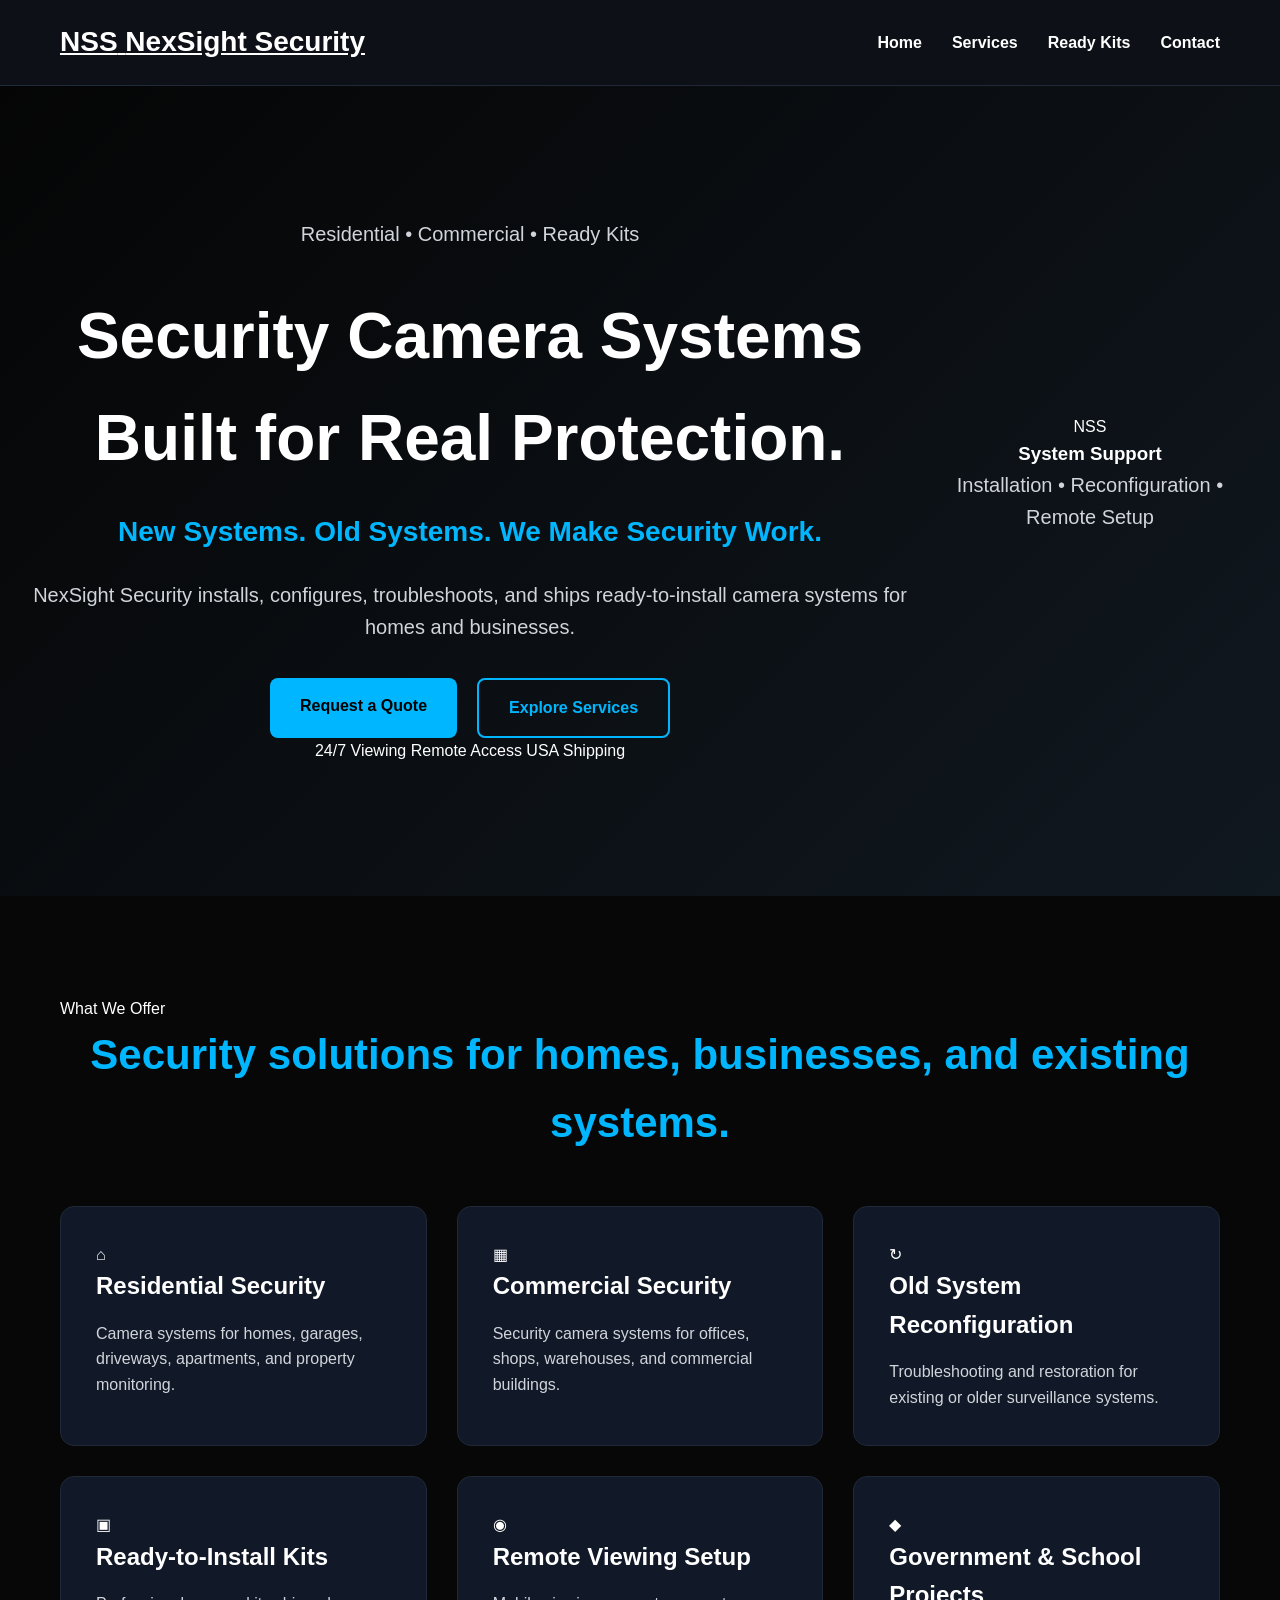
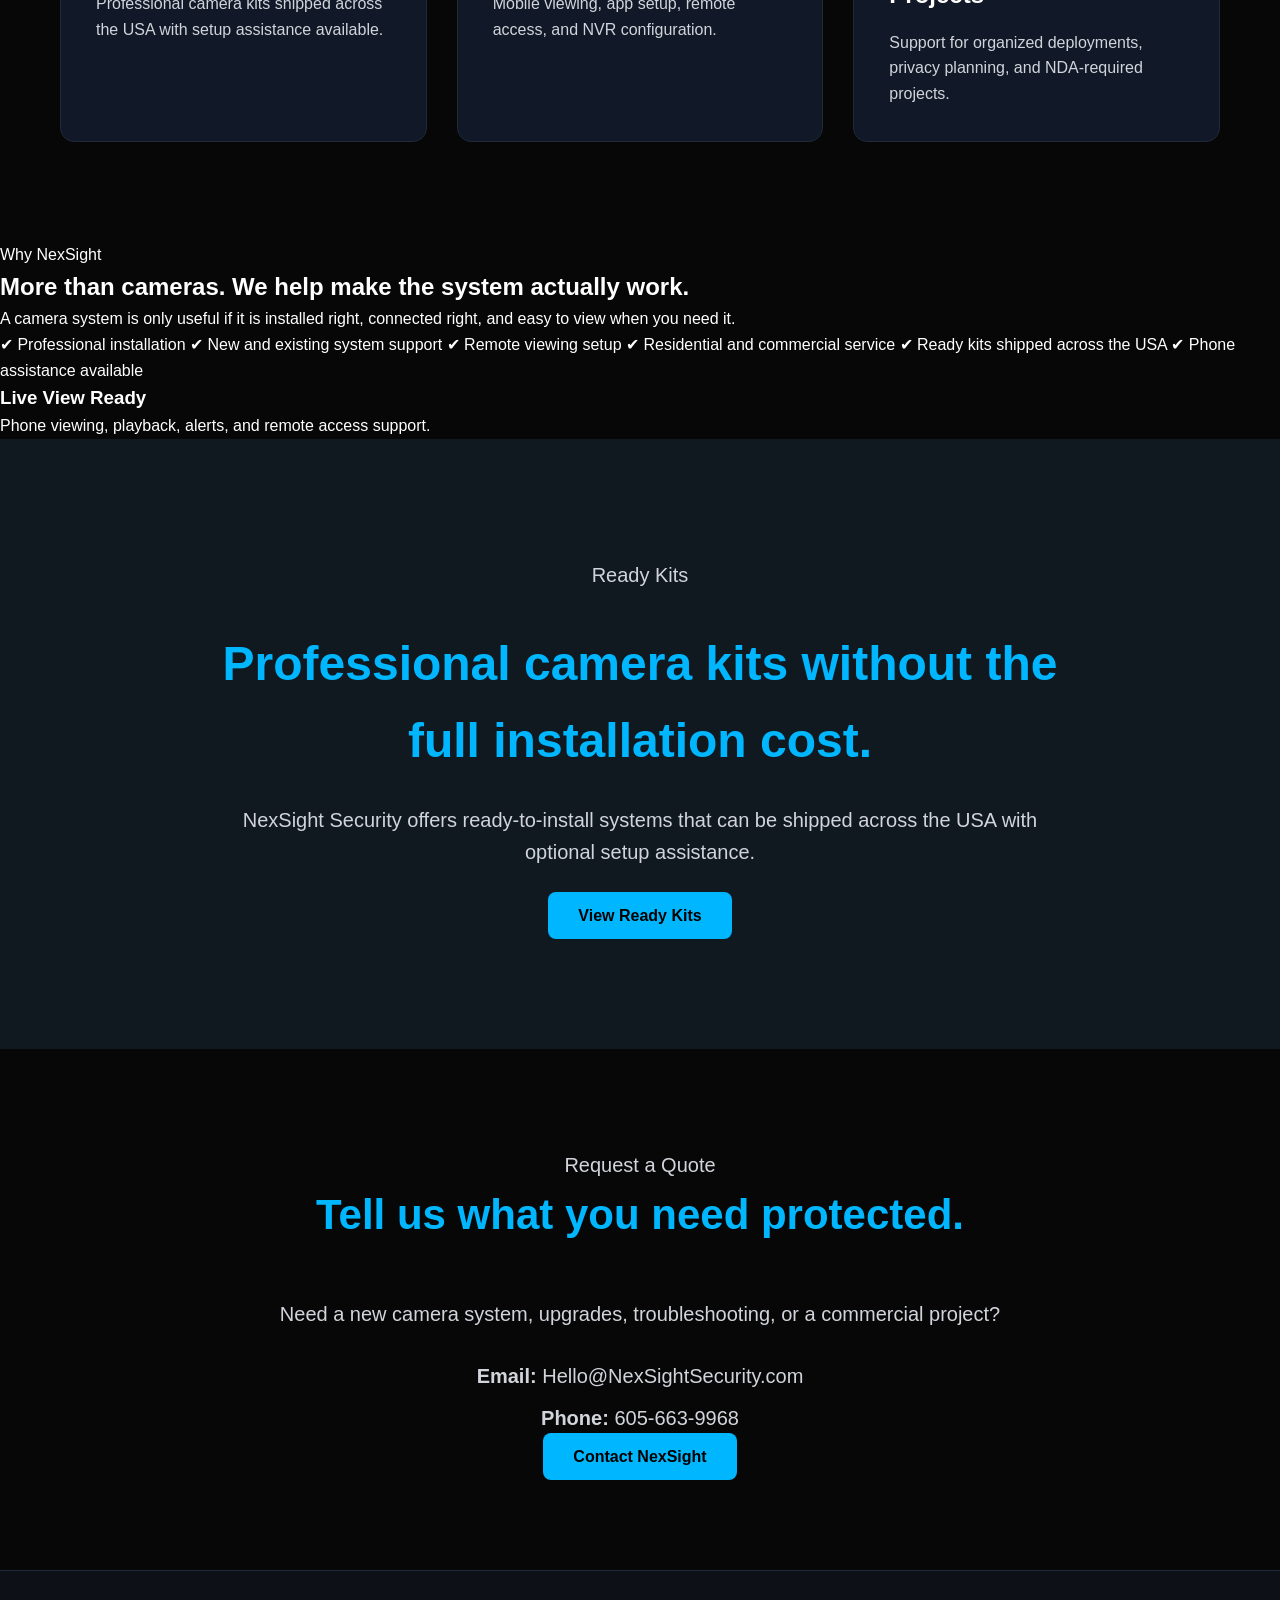
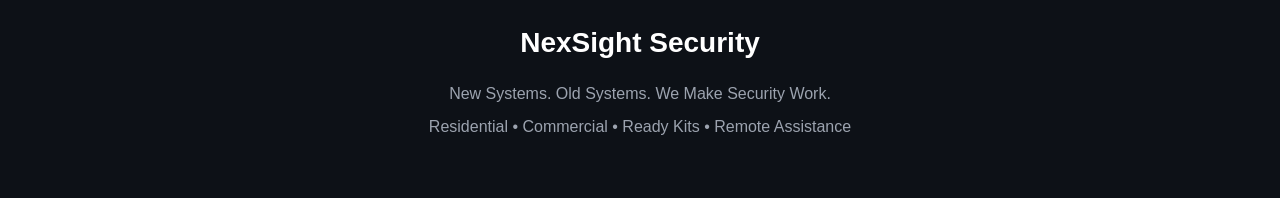
<file: index.html>
<!DOCTYPE html>
<html lang="en">
<head>
  <meta charset="UTF-8" />
  <meta name="viewport" content="width=device-width, initial-scale=1.0"/>

  <title>NexSight Security</title>

  <link rel="stylesheet" href="style.css">
</head>

<body>

  <header class="header">
    <a href="index.html" class="logo">
      <span class="logo-icon">NSS</span>
      <span>NexSight Security</span>
    </a>

    <nav class="nav">
      <a href="index.html">Home</a>
      <a href="services.html">Services</a>
      <a href="ready-kits.html">Ready Kits</a>
      <a href="contact.html">Contact</a>
    </nav>
  </header>

  <section class="hero">

    <div class="hero-overlay"></div>
    <div class="hero-glow"></div>

    <div class="hero-content">

      <p class="eyebrow">Residential • Commercial • Ready Kits</p>

      <h1>
        Security Camera Systems Built for Real Protection.
      </h1>

      <h2>
        New Systems. Old Systems. We Make Security Work.
      </h2>

      <p class="hero-text">
        NexSight Security installs, configures, troubleshoots, and ships
        ready-to-install camera systems for homes and businesses.
      </p>

      <div class="hero-buttons">
        <a href="contact.html" class="btn-primary">Request a Quote</a>
        <a href="services.html" class="btn-secondary">Explore Services</a>
      </div>

      <div class="hero-badges">
        <span>24/7 Viewing</span>
        <span>Remote Access</span>
        <span>USA Shipping</span>
      </div>

    </div>

    <div class="hero-panel">
      <div class="panel-shield">NSS</div>
      <h3>System Support</h3>
      <p>Installation • Reconfiguration • Remote Setup</p>
    </div>

  </section>

  <section class="services">

    <div class="section-title">
      <p>What We Offer</p>
      <h2>Security solutions for homes, businesses, and existing systems.</h2>
    </div>

    <div class="service-grid">

      <div class="card">
        <span class="card-icon">⌂</span>
        <h3>Residential Security</h3>
        <p>Camera systems for homes, garages, driveways, apartments, and property monitoring.</p>
      </div>

      <div class="card">
        <span class="card-icon">▦</span>
        <h3>Commercial Security</h3>
        <p>Security camera systems for offices, shops, warehouses, and commercial buildings.</p>
      </div>

      <div class="card">
        <span class="card-icon">↻</span>
        <h3>Old System Reconfiguration</h3>
        <p>Troubleshooting and restoration for existing or older surveillance systems.</p>
      </div>

      <div class="card">
        <span class="card-icon">▣</span>
        <h3>Ready-to-Install Kits</h3>
        <p>Professional camera kits shipped across the USA with setup assistance available.</p>
      </div>

      <div class="card">
        <span class="card-icon">◉</span>
        <h3>Remote Viewing Setup</h3>
        <p>Mobile viewing, app setup, remote access, and NVR configuration.</p>
      </div>

      <div class="card">
        <span class="card-icon">◆</span>
        <h3>Government & School Projects</h3>
        <p>Support for organized deployments, privacy planning, and NDA-required projects.</p>
      </div>

    </div>

  </section>

  <section class="split-section">

    <div class="split-text">
      <p class="eyebrow">Why NexSight</p>
      <h2>More than cameras. We help make the system actually work.</h2>

      <p>
        A camera system is only useful if it is installed right, connected right,
        and easy to view when you need it.
      </p>

      <div class="check-list">
        <span>✔ Professional installation</span>
        <span>✔ New and existing system support</span>
        <span>✔ Remote viewing setup</span>
        <span>✔ Residential and commercial service</span>
        <span>✔ Ready kits shipped across the USA</span>
        <span>✔ Phone assistance available</span>
      </div>
    </div>

    <div class="camera-card">
      <div class="camera-glass">
        <div class="lens"></div>
      </div>
      <h3>Live View Ready</h3>
      <p>Phone viewing, playback, alerts, and remote access support.</p>
    </div>

  </section>

  <section class="ready-kits">

    <div class="ready-content">
      <p class="eyebrow">Ready Kits</p>
      <h2>Professional camera kits without the full installation cost.</h2>

      <p>
        NexSight Security offers ready-to-install systems that can be shipped
        across the USA with optional setup assistance.
      </p>

      <a href="ready-kits.html" class="btn-primary">View Ready Kits</a>
    </div>

  </section>

  <section class="contact-preview">

    <div class="quote-box">
      <p class="eyebrow">Request a Quote</p>
      <h2>Tell us what you need protected.</h2>

      <p>
        Need a new camera system, upgrades, troubleshooting,
        or a commercial project?
      </p>

      <div class="contact-info">
        <p><strong>Email:</strong> Hello@NexSightSecurity.com</p>
        <p><strong>Phone:</strong> 605-663-9968</p>
      </div>

      <a href="contact.html" class="btn-primary">Contact NexSight</a>
    </div>

  </section>

  <footer class="footer">
    <h3>NexSight Security</h3>
    <p>New Systems. Old Systems. We Make Security Work.</p>
    <p>Residential • Commercial • Ready Kits • Remote Assistance</p>
  </footer>

</body>
</html>
</file>
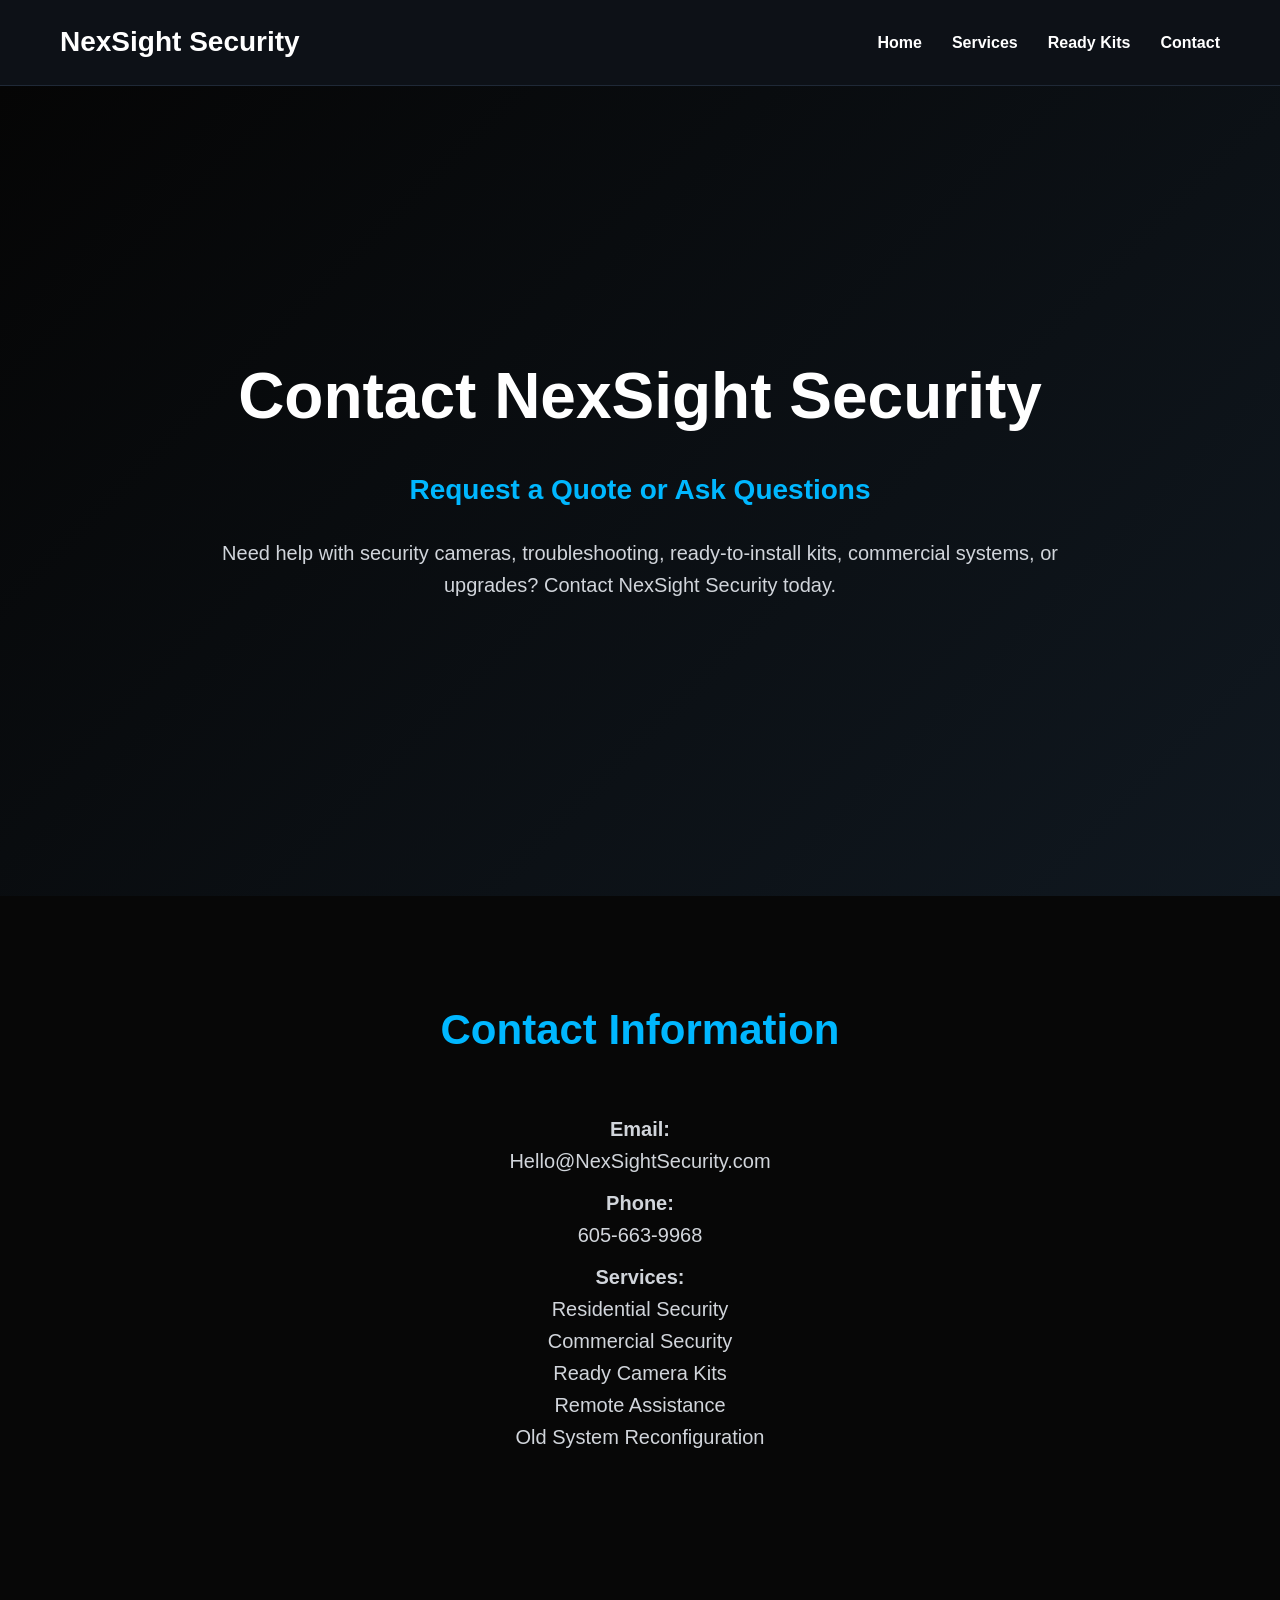
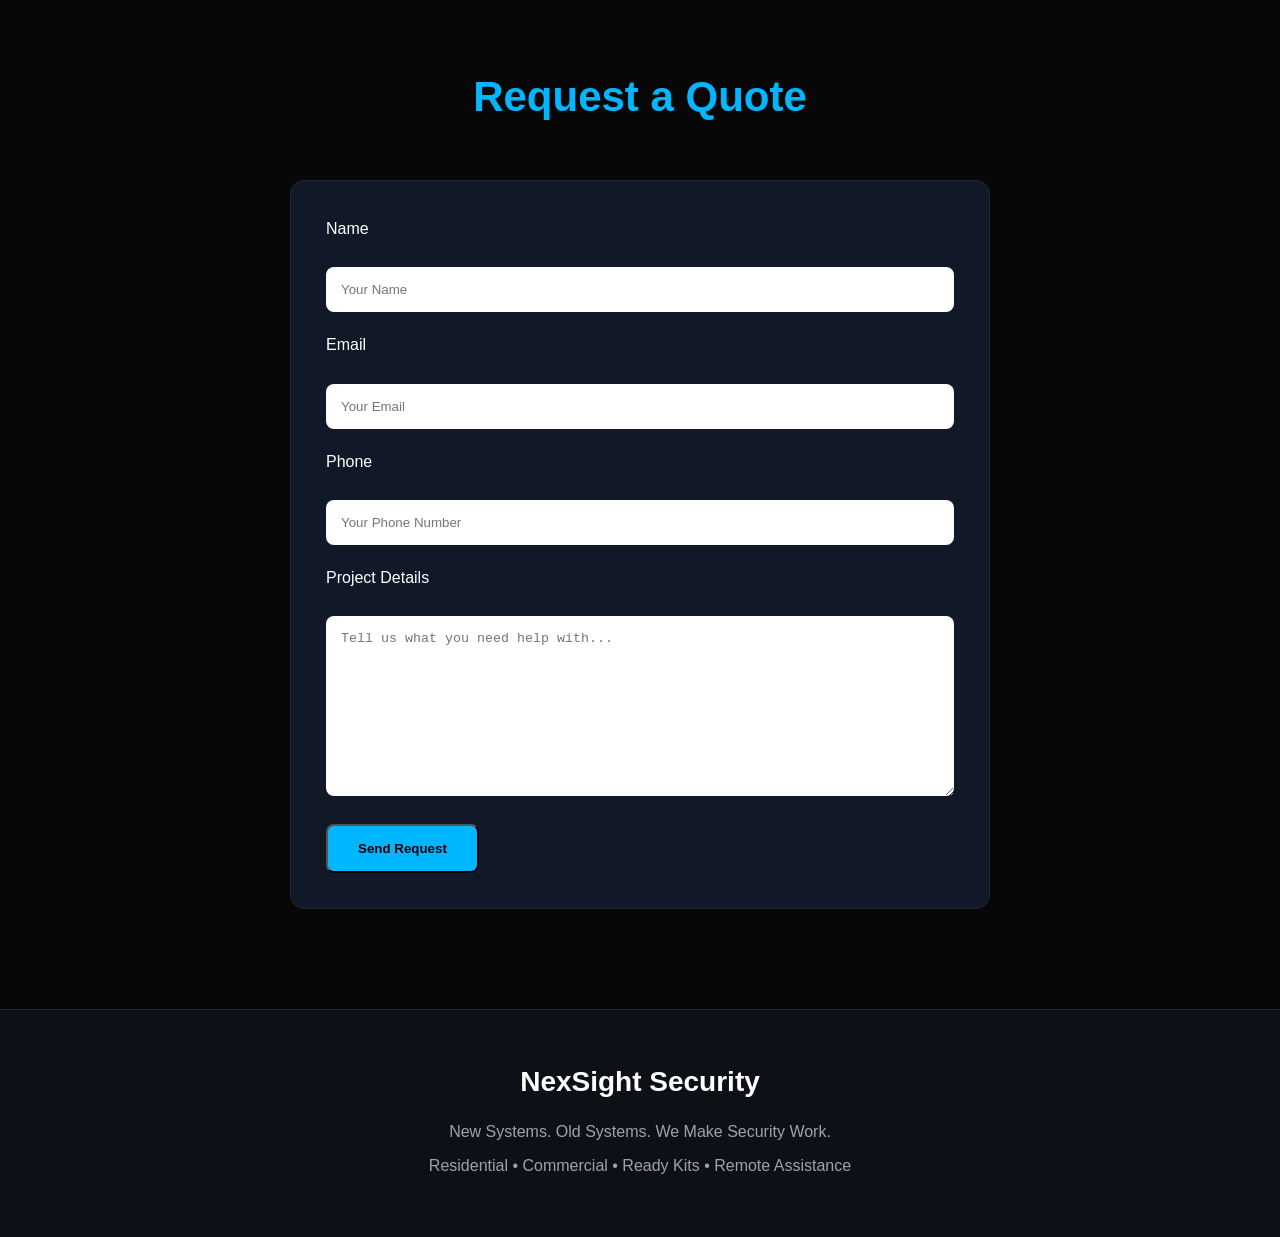
<file: contact.html>
<!DOCTYPE html>
<html lang="en">
<head>
  <meta charset="UTF-8" />
  <meta name="viewport" content="width=device-width, initial-scale=1.0"/>

  <title>Contact | NexSight Security</title>

  <link rel="stylesheet" href="style.css">
</head>

<body>

  <!-- HEADER -->
  <header class="header">

    <div class="logo">
      NexSight Security
    </div>

    <nav class="nav">
      <a href="index.html">Home</a>
      <a href="services.html">Services</a>
      <a href="ready-kits.html">Ready Kits</a>
      <a href="contact.html">Contact</a>
    </nav>

  </header>

  <!-- HERO -->
  <section class="hero">

    <div class="hero-content">

      <h1>Contact NexSight Security</h1>

      <h2>
        Request a Quote or Ask Questions
      </h2>

      <p>
        Need help with security cameras,
        troubleshooting, ready-to-install kits,
        commercial systems, or upgrades?
        Contact NexSight Security today.
      </p>

    </div>

  </section>

  <!-- CONTACT SECTION -->
  <section class="contact-preview">

    <h2>Contact Information</h2>

    <div class="contact-info">

      <p>
        <strong>Email:</strong><br>
        Hello@NexSightSecurity.com
      </p>

      <p>
        <strong>Phone:</strong><br>
        605-663-9968
      </p>

      <p>
        <strong>Services:</strong><br>
        Residential Security<br>
        Commercial Security<br>
        Ready Camera Kits<br>
        Remote Assistance<br>
        Old System Reconfiguration
      </p>

    </div>

  </section>

  <!-- QUOTE FORM -->
  <section class="services">

    <h2>Request a Quote</h2>

    <div class="card" style="max-width:700px; margin:auto;">

      <form>

        <div style="margin-bottom:20px;">
          <label>Name</label><br><br>

          <input type="text"
          placeholder="Your Name"
          style="width:100%; padding:15px; border:none; border-radius:8px;">
        </div>

        <div style="margin-bottom:20px;">
          <label>Email</label><br><br>

          <input type="email"
          placeholder="Your Email"
          style="width:100%; padding:15px; border:none; border-radius:8px;">
        </div>

        <div style="margin-bottom:20px;">
          <label>Phone</label><br><br>

          <input type="text"
          placeholder="Your Phone Number"
          style="width:100%; padding:15px; border:none; border-radius:8px;">
        </div>

        <div style="margin-bottom:20px;">
          <label>Project Details</label><br><br>

          <textarea
          placeholder="Tell us what you need help with..."
          style="width:100%; height:180px; padding:15px; border:none; border-radius:8px;"></textarea>
        </div>

        <button class="btn-primary" type="submit">
          Send Request
        </button>

      </form>

    </div>

  </section>

  <!-- FOOTER -->
  <footer class="footer">

    <h3>NexSight Security</h3>

    <p>
      New Systems. Old Systems. We Make Security Work.
    </p>

    <p>
      Residential • Commercial • Ready Kits • Remote Assistance
    </p>

  </footer>

</body>
</html>
</file>
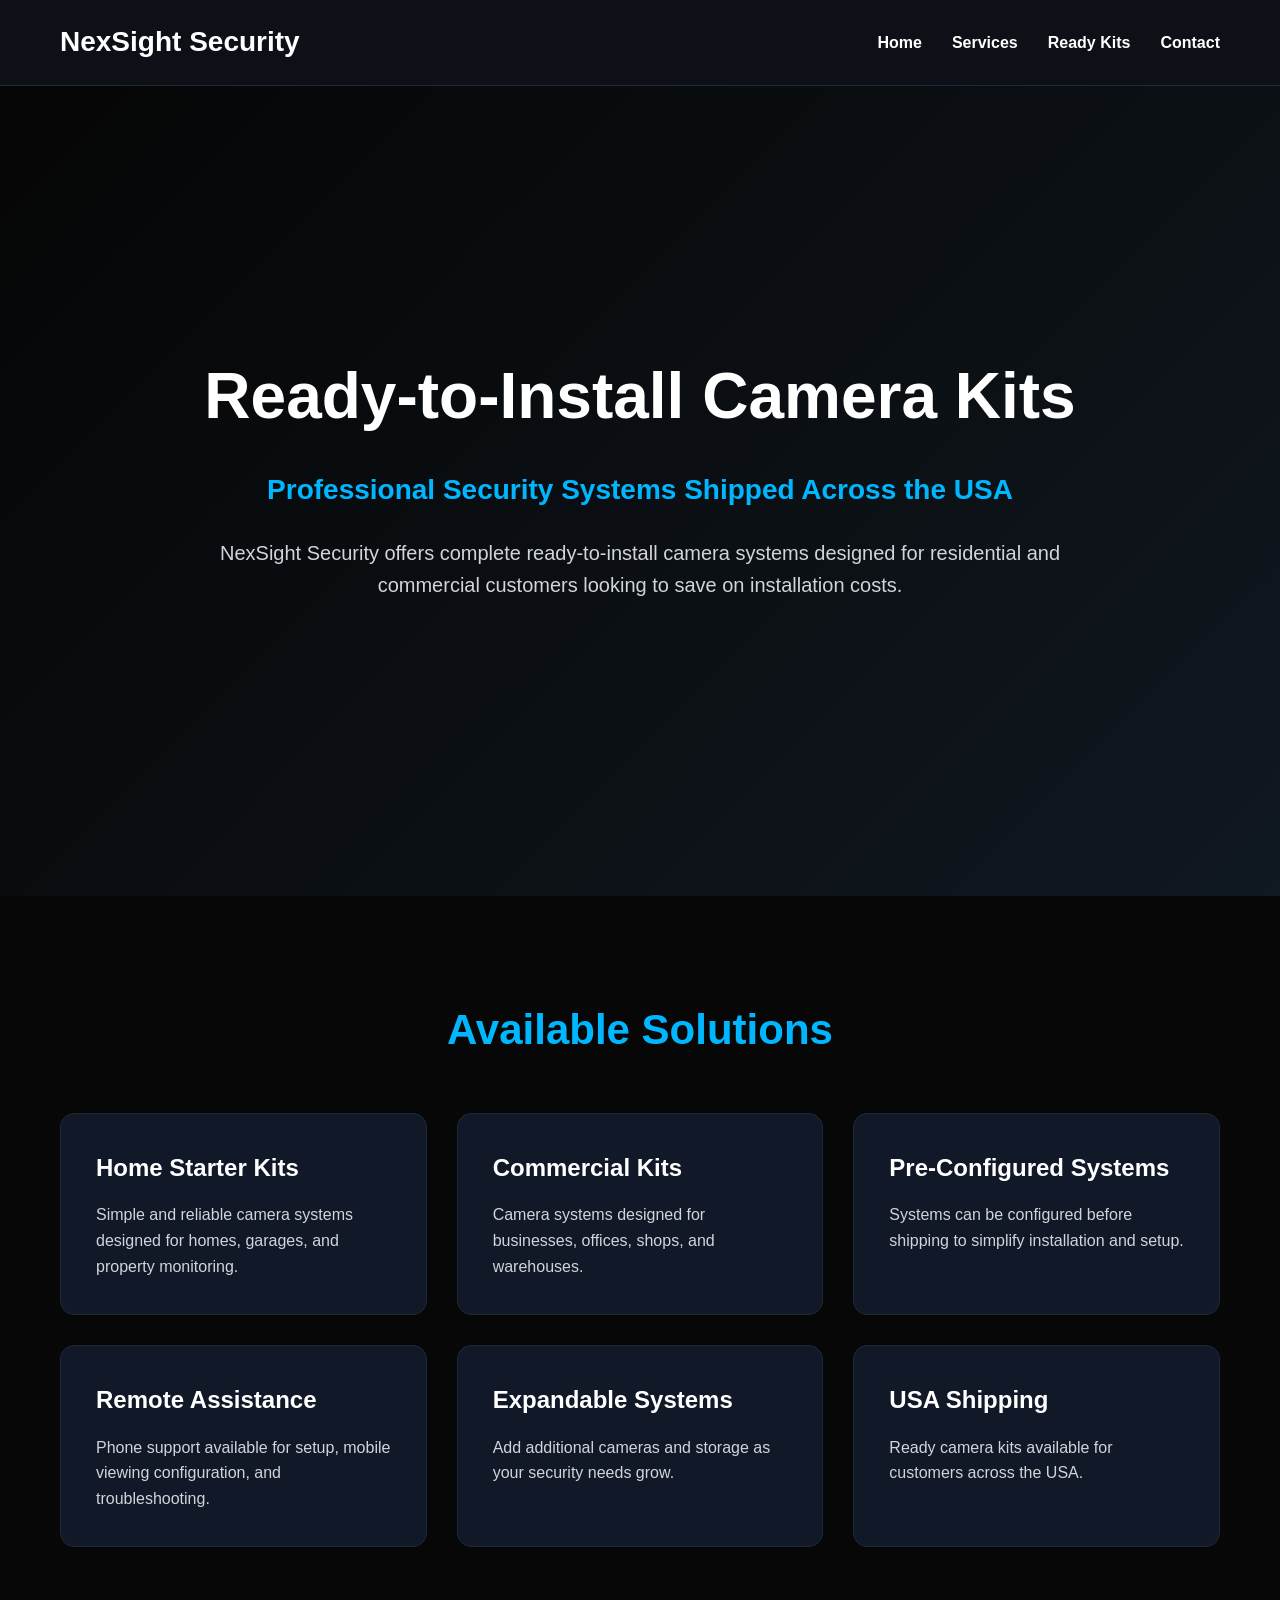
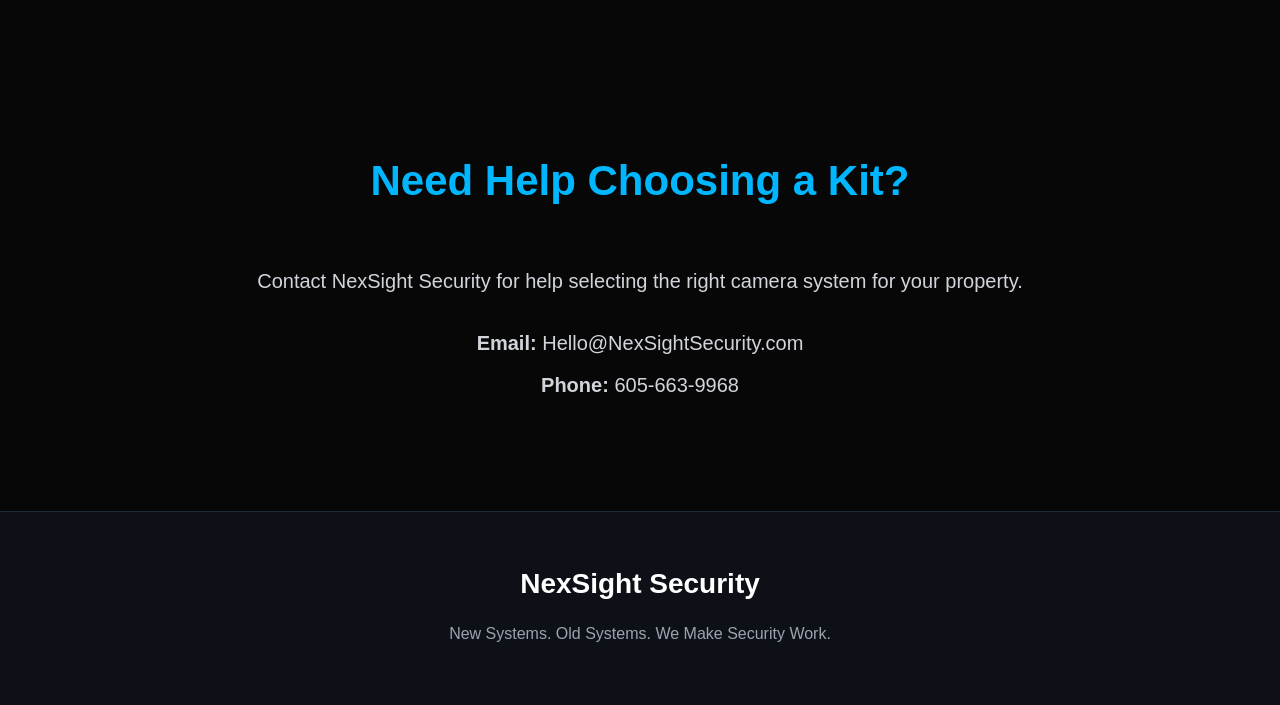
<file: ready-kits.html>
<!DOCTYPE html>
<html lang="en">
<head>
  <meta charset="UTF-8" />
  <meta name="viewport" content="width=device-width, initial-scale=1.0"/>

  <title>Ready Kits | NexSight Security</title>

  <link rel="stylesheet" href="style.css">
</head>

<body>

  <!-- HEADER -->
  <header class="header">

    <div class="logo">
      NexSight Security
    </div>

    <nav class="nav">
      <a href="index.html">Home</a>
      <a href="services.html">Services</a>
      <a href="ready-kits.html">Ready Kits</a>
      <a href="contact.html">Contact</a>
    </nav>

  </header>

  <!-- HERO -->
  <section class="hero">

    <div class="hero-content">

      <h1>Ready-to-Install Camera Kits</h1>

      <h2>
        Professional Security Systems Shipped Across the USA
      </h2>

      <p>
        NexSight Security offers complete ready-to-install
        camera systems designed for residential and commercial
        customers looking to save on installation costs.
      </p>

    </div>

  </section>

  <!-- READY KIT GRID -->
  <section class="services">

    <h2>Available Solutions</h2>

    <div class="service-grid">

      <div class="card">

        <h3>Home Starter Kits</h3>

        <p>
          Simple and reliable camera systems
          designed for homes, garages,
          and property monitoring.
        </p>

      </div>

      <div class="card">

        <h3>Commercial Kits</h3>

        <p>
          Camera systems designed for
          businesses, offices, shops,
          and warehouses.
        </p>

      </div>

      <div class="card">

        <h3>Pre-Configured Systems</h3>

        <p>
          Systems can be configured before shipping
          to simplify installation and setup.
        </p>

      </div>

      <div class="card">

        <h3>Remote Assistance</h3>

        <p>
          Phone support available for setup,
          mobile viewing configuration,
          and troubleshooting.
        </p>

      </div>

      <div class="card">

        <h3>Expandable Systems</h3>

        <p>
          Add additional cameras and storage
          as your security needs grow.
        </p>

      </div>

      <div class="card">

        <h3>USA Shipping</h3>

        <p>
          Ready camera kits available
          for customers across the USA.
        </p>

      </div>

    </div>

  </section>

  <!-- CONTACT -->
  <section class="contact-preview">

    <h2>Need Help Choosing a Kit?</h2>

    <p>
      Contact NexSight Security for help selecting
      the right camera system for your property.
    </p>

    <div class="contact-info">

      <p>
        <strong>Email:</strong>
        Hello@NexSightSecurity.com
      </p>

      <p>
        <strong>Phone:</strong>
        605-663-9968
      </p>

    </div>

  </section>

  <!-- FOOTER -->
  <footer class="footer">

    <h3>NexSight Security</h3>

    <p>
      New Systems. Old Systems. We Make Security Work.
    </p>

  </footer>

</body>
</html>
</file>
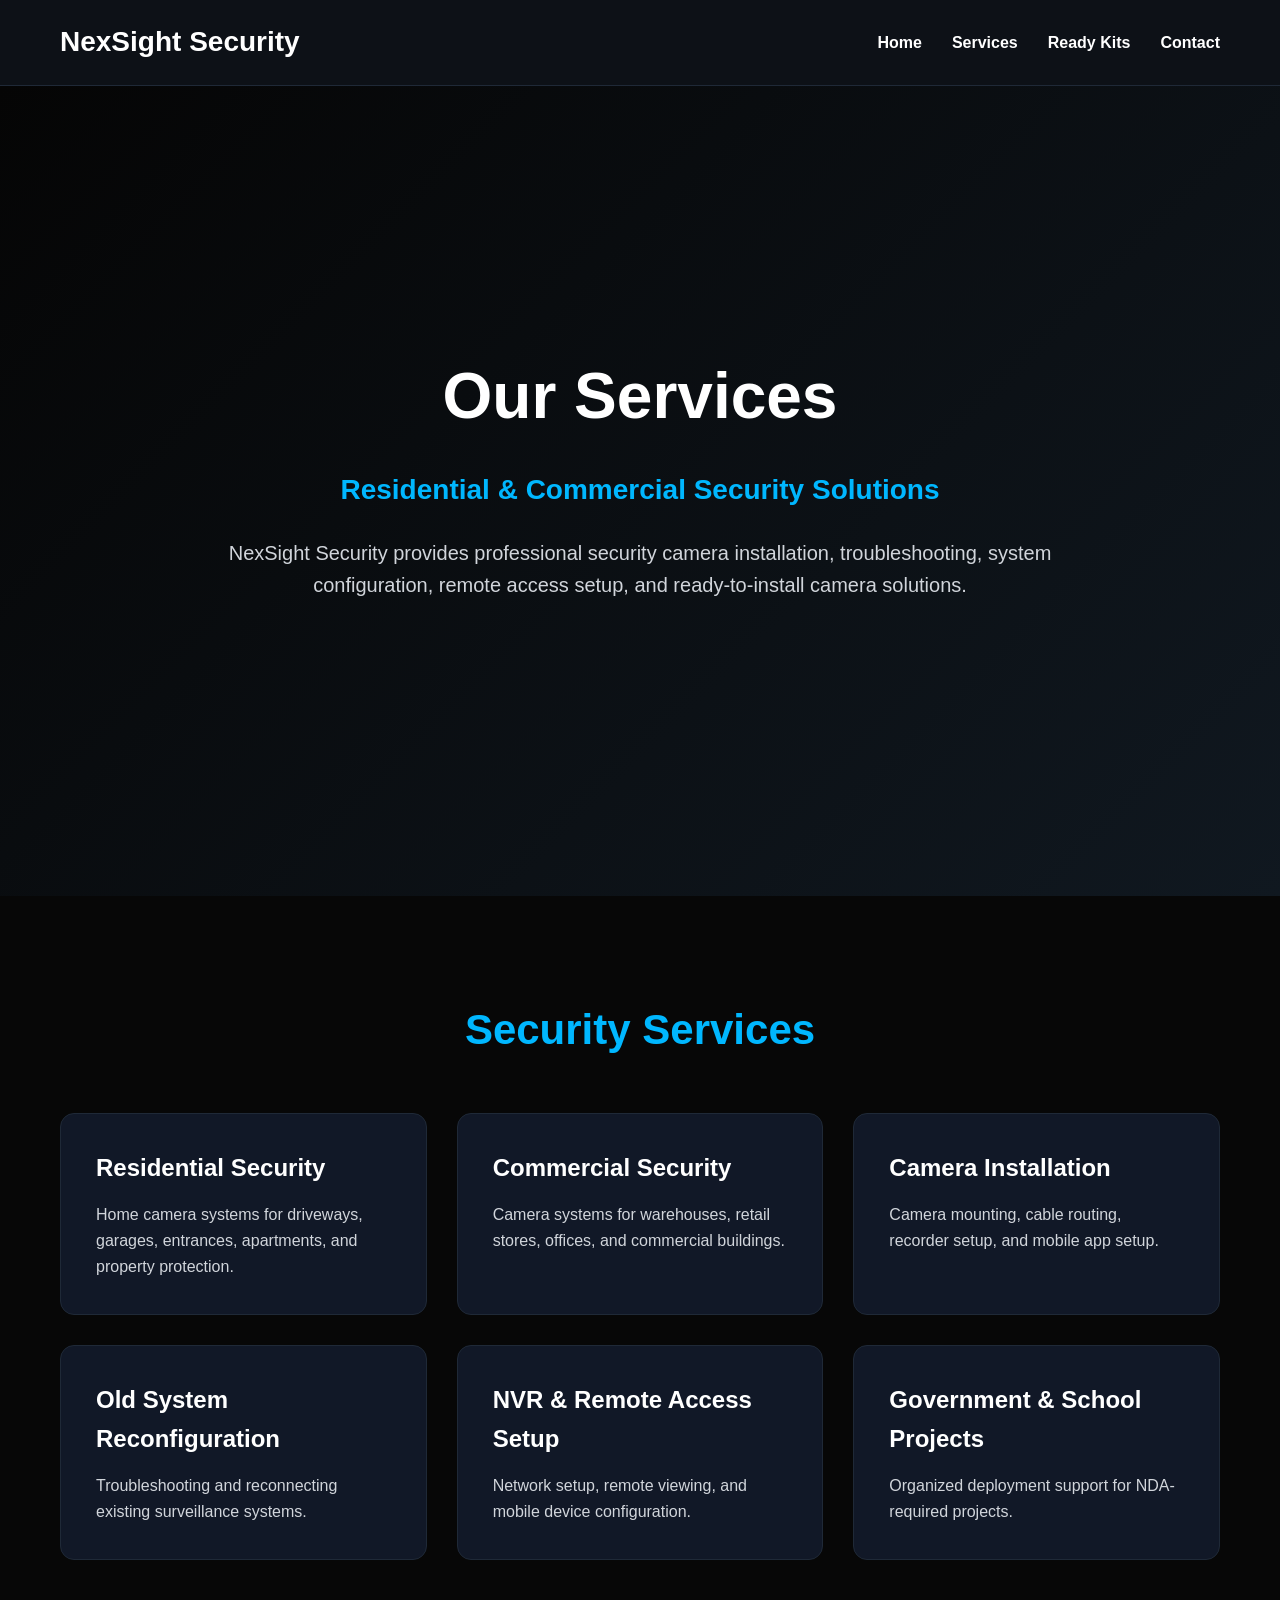
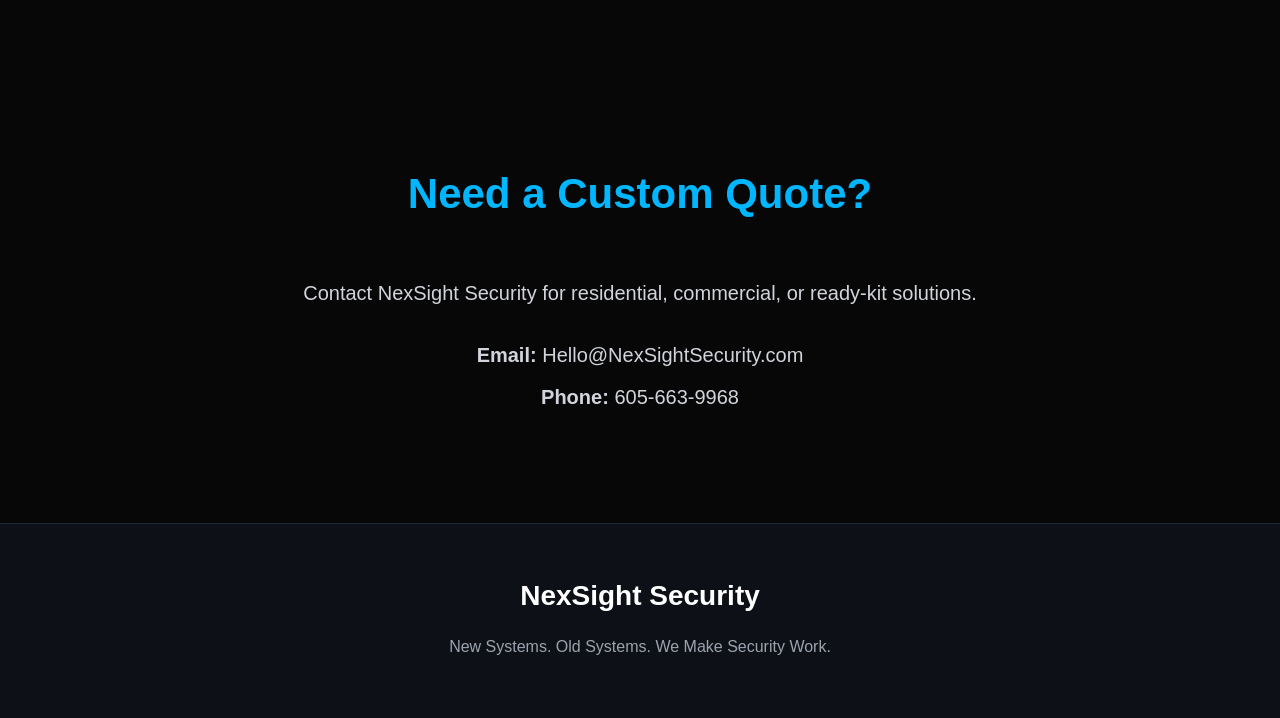
<file: services.html>
<!DOCTYPE html>
<html lang="en">
<head>
  <meta charset="UTF-8" />
  <meta name="viewport" content="width=device-width, initial-scale=1.0"/>

  <title>Services | NexSight Security</title>

  <link rel="stylesheet" href="style.css">
</head>

<body>

  <!-- HEADER -->
  <header class="header">

    <div class="logo">
      NexSight Security
    </div>

    <nav class="nav">
      <a href="index.html">Home</a>
      <a href="services.html">Services</a>
      <a href="ready-kits.html">Ready Kits</a>
      <a href="contact.html">Contact</a>
    </nav>

  </header>

  <!-- HERO -->
  <section class="hero">

    <div class="hero-content">

      <h1>Our Services</h1>

      <h2>
        Residential & Commercial Security Solutions
      </h2>

      <p>
        NexSight Security provides professional security
        camera installation, troubleshooting,
        system configuration, remote access setup,
        and ready-to-install camera solutions.
      </p>

    </div>

  </section>

  <!-- SERVICES GRID -->
  <section class="services">

    <h2>Security Services</h2>

    <div class="service-grid">

      <div class="card">
        <h3>Residential Security</h3>

        <p>
          Home camera systems for driveways,
          garages, entrances, apartments,
          and property protection.
        </p>
      </div>

      <div class="card">
        <h3>Commercial Security</h3>

        <p>
          Camera systems for warehouses,
          retail stores, offices,
          and commercial buildings.
        </p>
      </div>

      <div class="card">
        <h3>Camera Installation</h3>

        <p>
          Camera mounting, cable routing,
          recorder setup, and mobile app setup.
        </p>
      </div>

      <div class="card">
        <h3>Old System Reconfiguration</h3>

        <p>
          Troubleshooting and reconnecting
          existing surveillance systems.
        </p>
      </div>

      <div class="card">
        <h3>NVR & Remote Access Setup</h3>

        <p>
          Network setup, remote viewing,
          and mobile device configuration.
        </p>
      </div>

      <div class="card">
        <h3>Government & School Projects</h3>

        <p>
          Organized deployment support
          for NDA-required projects.
        </p>
      </div>

    </div>

  </section>

  <!-- CONTACT SECTION -->
  <section class="contact-preview">

    <h2>Need a Custom Quote?</h2>

    <p>
      Contact NexSight Security for residential,
      commercial, or ready-kit solutions.
    </p>

    <div class="contact-info">

      <p>
        <strong>Email:</strong>
        Hello@NexSightSecurity.com
      </p>

      <p>
        <strong>Phone:</strong>
        605-663-9968
      </p>

    </div>

  </section>

  <!-- FOOTER -->
  <footer class="footer">

    <h3>NexSight Security</h3>

    <p>
      New Systems. Old Systems. We Make Security Work.
    </p>

  </footer>

</body>
</html>
</file>
<file: style.css>
* {
  margin: 0;
  padding: 0;
  box-sizing: border-box;
}

body {
  background: #070707;
  color: white;
  font-family: Arial, sans-serif;
  line-height: 1.6;
}

/* HEADER */

.header {
  width: 100%;
  background: #0d1117;
  display: flex;
  justify-content: space-between;
  align-items: center;
  padding: 20px 60px;
  position: sticky;
  top: 0;
  z-index: 1000;
  border-bottom: 1px solid #1f2937;
}

.logo {
  font-size: 28px;
  font-weight: bold;
  color: white;
}

.nav {
  display: flex;
  gap: 30px;
}

.nav a {
  color: white;
  text-decoration: none;
  font-weight: bold;
  transition: 0.3s;
}

.nav a:hover {
  color: #00b7ff;
}

/* HERO */

.hero {
  min-height: 90vh;
  background: linear-gradient(135deg, #050505, #101820);
  display: flex;
  justify-content: center;
  align-items: center;
  text-align: center;
  padding: 80px 20px;
}

.hero-content {
  max-width: 900px;
}

.hero h1 {
  font-size: 64px;
  margin-bottom: 20px;
}

.hero h2 {
  color: #00b7ff;
  font-size: 28px;
  margin-bottom: 25px;
}

.hero p {
  font-size: 20px;
  color: #d1d5db;
  margin-bottom: 35px;
}

.hero-buttons {
  display: flex;
  justify-content: center;
  gap: 20px;
  flex-wrap: wrap;
}

/* BUTTONS */

.btn-primary {
  background: #00b7ff;
  color: black;
  padding: 15px 30px;
  text-decoration: none;
  font-weight: bold;
  border-radius: 8px;
  transition: 0.3s;
}

.btn-primary:hover {
  background: white;
}

.btn-secondary {
  border: 2px solid #00b7ff;
  color: #00b7ff;
  padding: 15px 30px;
  text-decoration: none;
  font-weight: bold;
  border-radius: 8px;
  transition: 0.3s;
}

.btn-secondary:hover {
  background: #00b7ff;
  color: black;
}

/* SECTIONS */

.services,
.why-us,
.contact-preview {
  padding: 100px 60px;
}

.services h2,
.why-us h2,
.contact-preview h2 {
  text-align: center;
  font-size: 42px;
  margin-bottom: 50px;
  color: #00b7ff;
}

/* SERVICE GRID */

.service-grid {
  display: grid;
  grid-template-columns: repeat(auto-fit, minmax(280px, 1fr));
  gap: 30px;
}

.card {
  background: #111827;
  padding: 35px;
  border-radius: 14px;
  border: 1px solid #1f2937;
  transition: 0.3s;
}

.card:hover {
  transform: translateY(-6px);
  border-color: #00b7ff;
}

.card h3 {
  font-size: 24px;
  margin-bottom: 15px;
}

.card p {
  color: #d1d5db;
}

/* WHY US */

.why-grid {
  display: grid;
  grid-template-columns: repeat(auto-fit, minmax(260px, 1fr));
  gap: 25px;
}

.why-card {
  background: #111827;
  padding: 25px;
  border-radius: 12px;
  font-size: 18px;
  border: 1px solid #1f2937;
}

/* READY KITS */

.ready-kits {
  background: #101820;
  padding: 120px 20px;
  text-align: center;
}

.ready-content {
  max-width: 850px;
  margin: auto;
}

.ready-content h2 {
  font-size: 48px;
  margin-bottom: 25px;
  color: #00b7ff;
}

.ready-content p {
  color: #d1d5db;
  font-size: 20px;
  margin-bottom: 35px;
}

/* CONTACT */

.contact-preview {
  text-align: center;
}

.contact-preview p {
  font-size: 20px;
  color: #d1d5db;
}

.contact-info {
  margin-top: 30px;
}

.contact-info p {
  margin: 10px 0;
}

/* FOOTER */

.footer {
  background: #0d1117;
  text-align: center;
  padding: 50px 20px;
  border-top: 1px solid #1f2937;
}

.footer h3 {
  font-size: 28px;
  margin-bottom: 15px;
}

.footer p {
  color: #9ca3af;
  margin: 8px 0;
}

/* MOBILE */

@media(max-width: 768px) {

  .header {
    flex-direction: column;
    gap: 20px;
    padding: 20px;
  }

  .nav {
    flex-wrap: wrap;
    justify-content: center;
  }

  .hero h1 {
    font-size: 42px;
  }

  .hero h2 {
    font-size: 22px;
  }

  .hero p {
    font-size: 18px;
  }

  .services,
  .why-us,
  .contact-preview {
    padding: 70px 25px;
  }

  .services h2,
  .why-us h2,
  .contact-preview h2 {
    font-size: 32px;
  }

  .ready-content h2 {
    font-size: 36px;
  }
}
</file>
